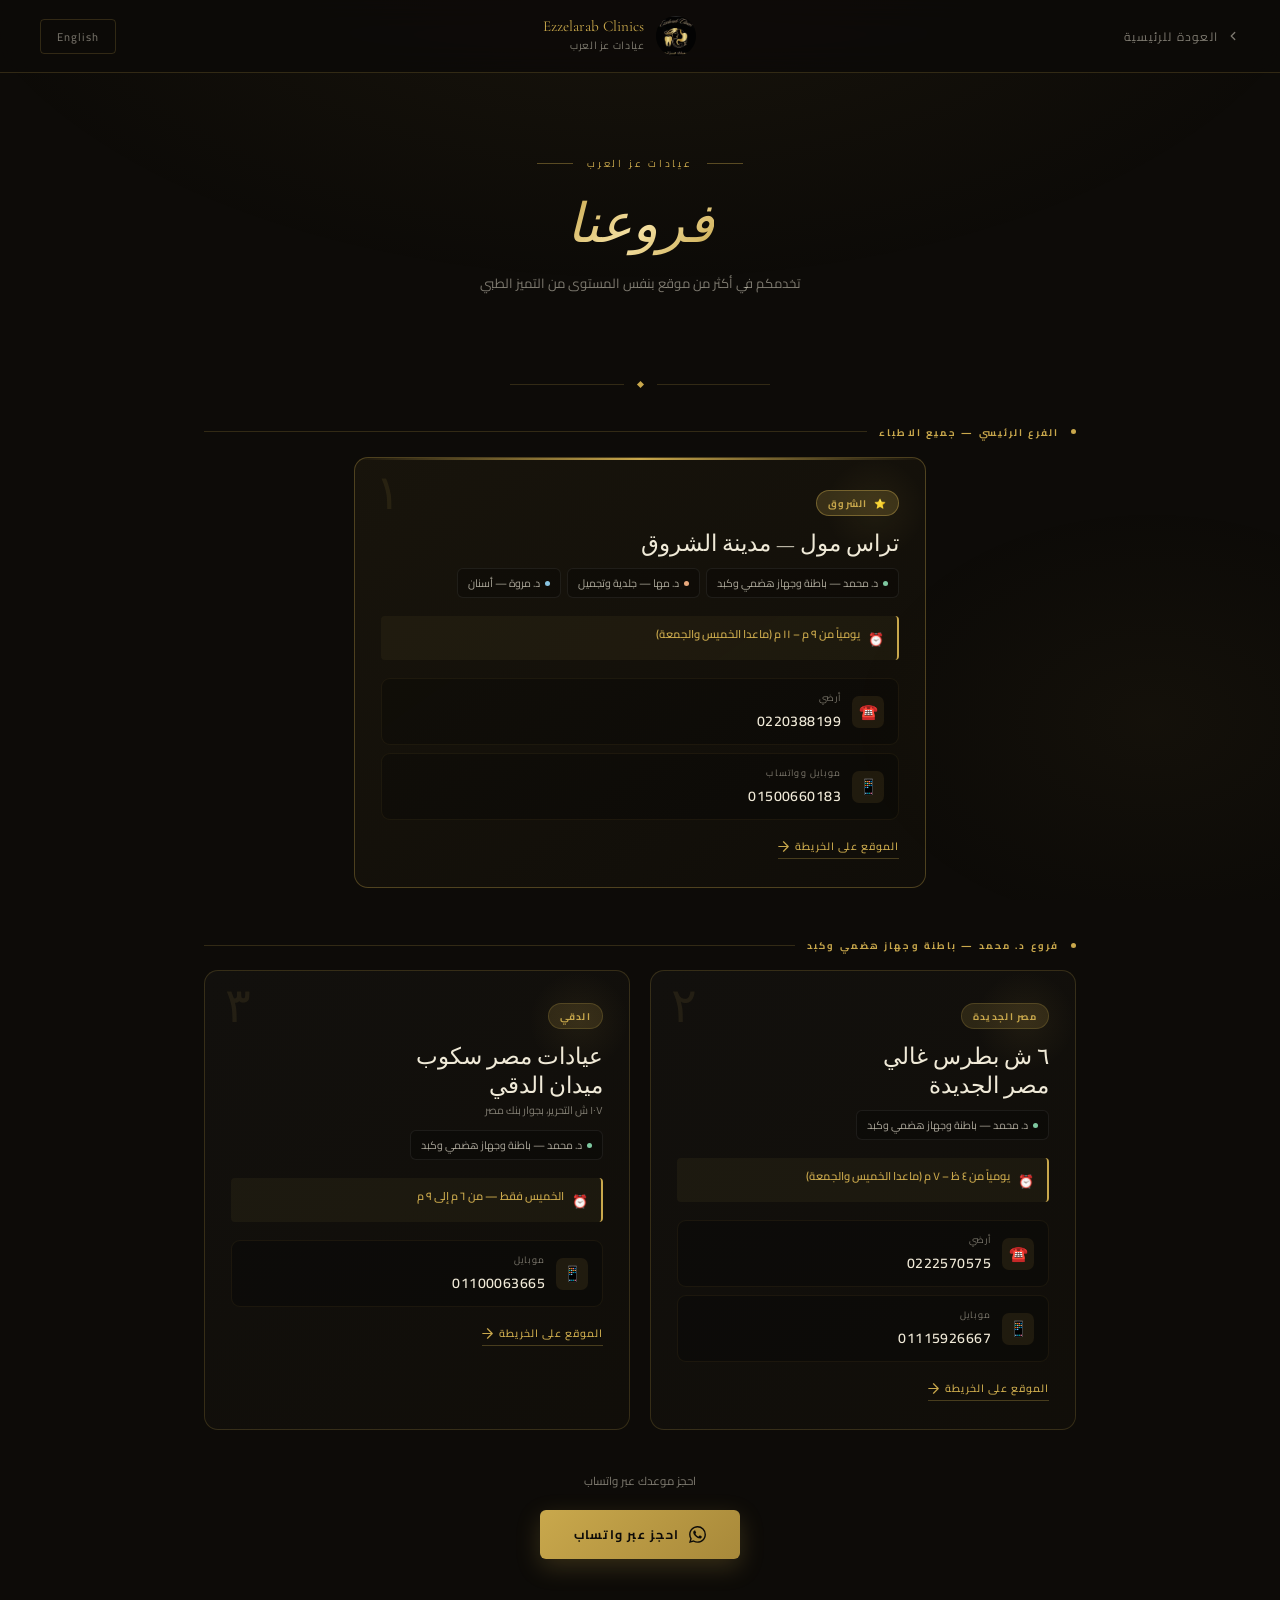
<file: branches.html>
<!DOCTYPE html>
<html lang="ar" dir="rtl">
<head>
  <meta charset="UTF-8" />
  <meta name="viewport" content="width=device-width, initial-scale=1.0" />
  <title>فروع عيادات عز العرب | Ezzelarab Clinics</title>
  <link rel="preconnect" href="https://fonts.googleapis.com" />
  <link rel="preconnect" href="https://fonts.gstatic.com" crossorigin />
  <link href="https://fonts.googleapis.com/css2?family=Cairo:wght@300;400;600;700;900&family=Cormorant+Garamond:ital,wght@0,300;0,400;0,600;1,300;1,400&display=swap" rel="stylesheet" />

  <style>
    :root {
      --gold: #C9A84C;
      --gold-light: #F5E1A4;
      --gold-dim: rgba(201,168,76,0.15);
      --bg: #0d0b08;
      --text: #f0ead8;
      --text-muted: rgba(240,234,216,0.5);
      --border: rgba(201,168,76,0.2);
    }

    *, *::before, *::after { box-sizing: border-box; margin: 0; padding: 0; }
    html { scroll-behavior: smooth; }

    body {
      background: var(--bg);
      color: var(--text);
      font-family: 'Cairo', sans-serif;
      min-height: 100vh;
      overflow-x: hidden;
    }

    body::before {
      content: '';
      position: fixed; inset: 0;
      background:
        radial-gradient(ellipse 80% 60% at 50% -10%, rgba(201,168,76,0.07) 0%, transparent 70%),
        radial-gradient(ellipse 40% 40% at 90% 80%, rgba(201,168,76,0.04) 0%, transparent 60%);
      pointer-events: none; z-index: 0;
    }

    /* ── Nav ── */
    nav {
      position: sticky; top: 0; z-index: 100;
      display: flex; align-items: center; justify-content: space-between;
      padding: 16px 40px;
      background: rgba(13,11,8,0.9);
      backdrop-filter: blur(16px);
      border-bottom: 1px solid var(--border);
    }
    .nav-back {
      display: flex; align-items: center; gap: 8px;
      text-decoration: none; color: var(--text-muted);
      font-size: 0.75rem; letter-spacing: 0.1em;
      transition: color 0.2s;
    }
    .nav-back:hover { color: var(--gold); }
    .nav-logo { display: flex; align-items: center; gap: 12px; text-decoration: none; }
    .nav-logo img { width: 40px; height: 40px; border-radius: 50%; }
    .nav-logo-text span:first-child { display:block; font-family: 'Cormorant Garamond', serif; font-size: 0.95rem; color: var(--gold); }
    .nav-logo-text span:last-child  { display:block; font-size: 0.65rem; color: var(--text-muted); letter-spacing: 0.06em; }
    .lang-btn {
      padding: 6px 16px; border: 1px solid var(--border);
      background: transparent; color: var(--text-muted);
      font-size: 0.7rem; letter-spacing: 0.1em;
      border-radius: 4px; cursor: pointer; font-family: 'Cairo', sans-serif;
      transition: all 0.2s;
    }
    .lang-btn:hover { border-color: var(--gold); color: var(--gold); }

    /* ── Page Hero ── */
    .page-hero {
      position: relative; z-index: 1;
      text-align: center;
      padding: 70px 24px 50px;
    }
    .eyebrow {
      display: inline-flex; align-items: center; gap: 14px;
      font-size: 0.62rem; letter-spacing: 0.28em; color: var(--gold);
      text-transform: uppercase; margin-bottom: 20px;
    }
    .eyebrow-line { width: 36px; height: 1px; background: var(--gold); opacity: 0.4; }
    .page-title {
      font-family: 'Cormorant Garamond', serif;
      font-size: clamp(2rem, 5vw, 3.4rem); font-weight: 300;
      line-height: 1.2; margin-bottom: 14px;
    }
    .page-title em {
      font-style: italic;
      background: linear-gradient(135deg, var(--gold), var(--gold-light), var(--gold));
      -webkit-background-clip: text; background-clip: text; color: transparent;
    }
    .page-subtitle { font-size: 0.82rem; color: var(--text-muted); line-height: 1.8; max-width: 480px; margin: 0 auto; }

    /* ── Divider ── */
    .divider { display:flex; align-items:center; gap:14px; max-width:260px; margin: 36px auto; }
    .divider-line { flex:1; height:1px; background:var(--border); }
    .divider-diamond { width:5px; height:5px; background:var(--gold); transform:rotate(45deg); }

    /* ── Section label ── */
    .section-label {
      position: relative; z-index: 1;
      max-width: 920px; margin: 0 auto 16px;
      padding: 0 24px;
      display: flex; align-items: center; gap: 12px;
    }
    .section-label-line { height: 1px; flex: 1; background: var(--border); }
    .section-label-text {
      font-size: 0.6rem; letter-spacing: 0.22em; color: var(--gold);
      text-transform: uppercase; font-weight: 700; white-space: nowrap;
    }
    .section-label-dot {
      width: 5px; height: 5px; border-radius: 50%;
      background: var(--gold); flex-shrink: 0;
    }

    /* ── Grids ── */
    .branches-grid {
      position: relative; z-index: 1;
      max-width: 920px; margin: 0 auto;
      padding: 0 24px 32px;
      display: grid;
      gap: 20px;
    }
    .grid-single { grid-template-columns: 1fr; max-width: 620px; }
    .grid-double { grid-template-columns: repeat(auto-fit, minmax(260px, 1fr)); }

    /* ── Branch Card ── */
    .branch-card {
      position: relative;
      background: linear-gradient(145deg, rgba(255,255,255,0.025), rgba(201,168,76,0.025));
      border: 1px solid var(--border);
      border-radius: 14px;
      padding: 28px 26px;
      overflow: hidden;
      transition: transform 0.3s, border-color 0.3s, box-shadow 0.3s;
    }
    .branch-card::before {
      content: '';
      position: absolute; top: 0; right: 0;
      width: 100px; height: 100px;
      background: radial-gradient(circle, rgba(201,168,76,0.07) 0%, transparent 70%);
      pointer-events: none;
    }
    .branch-card:hover {
      transform: translateY(-3px);
      border-color: rgba(201,168,76,0.38);
      box-shadow: 0 16px 48px rgba(0,0,0,0.35);
    }
    .branch-card.featured {
      border-color: rgba(201,168,76,0.32);
      background: linear-gradient(145deg, rgba(201,168,76,0.06), rgba(201,168,76,0.02));
    }
    .branch-card.featured::after {
      content: '';
      position: absolute; top: 0; left: 0; right: 0;
      height: 2px;
      background: linear-gradient(90deg, transparent, var(--gold), transparent);
    }

    .branch-num {
      font-family: 'Cormorant Garamond', serif;
      font-size: 3rem; font-weight: 300;
      color: rgba(201,168,76,0.1);
      position: absolute; top: 12px; left: 20px;
      line-height: 1; pointer-events: none;
    }

    .branch-badge {
      display: inline-flex; align-items: center; gap: 6px;
      background: var(--gold-dim);
      border: 1px solid rgba(201,168,76,0.22);
      border-radius: 20px;
      padding: 3px 11px;
      font-size: 0.6rem; letter-spacing: 0.14em;
      color: var(--gold); font-weight: 700; text-transform: uppercase;
      margin-bottom: 14px;
    }
    .branch-badge.featured-badge {
      background: rgba(201,168,76,0.2);
      border-color: rgba(201,168,76,0.42);
    }

    .branch-name {
      font-family: 'Cormorant Garamond', serif;
      font-size: 1.42rem; font-weight: 400;
      color: var(--text); margin-bottom: 4px; line-height: 1.25;
    }

    /* Doctor chips */
    .branch-doctors {
      display: flex; flex-wrap: wrap; gap: 6px;
      margin: 10px 0 18px;
    }
    .doctor-chip {
      display: inline-flex; align-items: center; gap: 5px;
      background: rgba(0,0,0,0.25);
      border: 1px solid rgba(255,255,255,0.07);
      border-radius: 6px; padding: 4px 10px;
      font-size: 0.67rem; color: rgba(240,234,216,0.7);
    }
    .chip-dot { width: 5px; height: 5px; border-radius: 50%; flex-shrink: 0; }
    .dot-internal { background: #7ec8a0; }
    .dot-derm     { background: #e8a87c; }
    .dot-dental   { background: #89c4e1; }

    /* Hours */
    .branch-hours {
      display: flex; align-items: flex-start; gap: 8px;
      background: rgba(201,168,76,0.06);
      border-right: 2px solid var(--gold);
      border-radius: 4px; padding: 9px 13px;
      margin-bottom: 18px;
    }
    .h-icon { font-size: 0.8rem; flex-shrink: 0; margin-top: 2px; }
    .h-text { font-size: 0.7rem; color: var(--gold); line-height: 1.55; font-weight: 600; }

    /* Phones */
    .branch-phones { display: flex; flex-direction: column; gap: 8px; }
    .phone-link {
      display: flex; align-items: center; gap: 11px;
      text-decoration: none;
      padding: 10px 14px;
      background: rgba(0,0,0,0.22);
      border: 1px solid rgba(201,168,76,0.08);
      border-radius: 9px;
      transition: all 0.2s;
    }
    .phone-link:hover {
      background: rgba(201,168,76,0.1);
      border-color: rgba(201,168,76,0.28);
      transform: translateX(-3px);
    }
    .phone-icon {
      width: 32px; height: 32px;
      display: flex; align-items: center; justify-content: center;
      background: rgba(201,168,76,0.1);
      border-radius: 7px; font-size: 0.95rem; flex-shrink: 0;
    }
    .phone-type  { font-size: 0.57rem; letter-spacing: 0.13em; color: var(--text-muted); text-transform: uppercase; margin-bottom: 2px; }
    .phone-number { font-size: 0.88rem; color: var(--text); font-weight: 600; letter-spacing: 0.03em; direction: ltr; }

    .map-link {
      display: inline-flex; align-items: center; gap: 6px;
      margin-top: 16px; text-decoration: none; color: var(--gold);
      font-size: 0.66rem; letter-spacing: 0.1em; font-weight: 600;
      border-bottom: 1px solid rgba(201,168,76,0.3); padding-bottom: 2px;
      transition: all 0.2s;
    }
    .map-link:hover { border-color: var(--gold); gap: 10px; }

    /* CTA */
    .page-cta { position:relative;z-index:1; text-align:center; padding: 8px 24px 80px; }
    .cta-note { font-size:0.72rem; color:var(--text-muted); margin-bottom:18px; }
    .cta-btn {
      display: inline-flex; align-items: center; gap: 10px;
      background: linear-gradient(135deg, #C9A84C, #a8893a);
      color: #0d0b08; padding: 13px 34px; border-radius: 6px;
      text-decoration: none; font-size: 0.78rem; font-weight: 700;
      letter-spacing: 0.1em; text-transform: uppercase;
      transition: all 0.3s; box-shadow: 0 8px 24px rgba(201,168,76,0.22);
    }
    .cta-btn:hover { transform: translateY(-2px); box-shadow: 0 12px 36px rgba(201,168,76,0.38); }

    /* Animations */
    @keyframes fadeUp {
      from { opacity:0; transform:translateY(24px); }
      to   { opacity:1; transform:translateY(0); }
    }
    .fade-up { animation: fadeUp 0.6s ease both; }
    .d1{animation-delay:0.05s} .d2{animation-delay:0.15s}
    .d3{animation-delay:0.25s} .d4{animation-delay:0.35s}
    .d5{animation-delay:0.45s}

    /* LTR */
    [dir="ltr"] .branch-hours { border-right:none; border-left:2px solid var(--gold); }
    [dir="ltr"] .phone-link:hover { transform:translateX(3px); }
    [dir="ltr"] .branch-num { left:auto; right:20px; }

    @media (max-width:600px) {
      nav { padding:14px 18px; }
      .page-hero { padding:56px 18px 38px; }
      .branches-grid { padding:0 14px 24px; }
      .branch-card { padding:22px 18px; }
    }
  </style>
</head>
<body>

<!-- NAV -->
<nav>
  <a href="index.html" class="nav-back" id="back-link">
    <svg width="14" height="14" viewBox="0 0 16 16" fill="none">
      <path d="M10 12L6 8l4-4" stroke="currentColor" stroke-width="1.5" stroke-linecap="round" stroke-linejoin="round"/>
    </svg>
    <span id="back-text">العودة للرئيسية</span>
  </a>
  <a href="index.html" class="nav-logo">
    <img src="images/logo.webp" alt="Logo" />
    <div class="nav-logo-text">
      <span>Ezzelarab Clinics</span>
      <span>عيادات عز العرب</span>
    </div>
  </a>
  <button class="lang-btn" id="lang-toggle-btn">English</button>
</nav>

<!-- HERO -->
<div class="page-hero fade-up">
  <div class="eyebrow">
    <div class="eyebrow-line"></div>
    <span id="eyebrow-text">عيادات عز العرب</span>
    <div class="eyebrow-line"></div>
  </div>
  <h1 class="page-title"><em id="title-main">فروعنا</em></h1>
  <p class="page-subtitle" id="hero-sub">تخدمكم في أكثر من موقع بنفس المستوى من التميز الطبي</p>
</div>

<div class="divider fade-up d1">
  <div class="divider-line"></div>
  <div class="divider-diamond"></div>
  <div class="divider-line"></div>
</div>

<!-- ══ الفرع الرئيسي: تراس مول ══ -->
<div class="section-label fade-up d2">
  <div class="section-label-dot"></div>
  <span class="section-label-text" id="lbl-main-branch">الفرع الرئيسي — جميع الاطباء</span>
  <div class="section-label-line"></div>
</div>

<div class="branches-grid grid-single fade-up d2">
  <div class="branch-card featured">
    <div class="branch-num">١</div>
    <div class="branch-badge featured-badge">⭐ <span id="b1-badge">الشروق</span></div>
    <div class="branch-name" id="b1-name">تراس مول — مدينة الشروق</div>
    <div class="branch-doctors">
      <div class="doctor-chip"><span class="chip-dot dot-internal"></span><span id="b1-d1">د. محمد — باطنة وجهاز هضمي وكبد</span></div>
      <div class="doctor-chip"><span class="chip-dot dot-derm"></span><span id="b1-d2">د. مها — جلدية وتجميل</span></div>
      <div class="doctor-chip"><span class="chip-dot dot-dental"></span><span id="b1-d3">د. مروة — أسنان</span></div>
    </div>
    <div class="branch-hours">
      <span class="h-icon">⏰</span>
      <span class="h-text" id="b1-hours">يومياً من ٩ م – ١١ م (ماعدا الخميس والجمعة)</span>
    </div>
    <div class="branch-phones">
      <a href="tel:+20220388199" class="phone-link">
        <div class="phone-icon">☎️</div>
        <div><div class="phone-type" id="b1-lbl-land">أرضي</div><div class="phone-number">0220388199</div></div>
      </a>
      <a href="tel:+201500660183" class="phone-link">
        <div class="phone-icon">📱</div>
        <div><div class="phone-type" id="b1-lbl-mob1">موبايل وواتساب</div><div class="phone-number">01500660183</div></div>
      </a>
  
    </div>
    <a href="https://g.co/kgs/gFTfPJr" target="_blank" class="map-link">
      <span id="b1-map">الموقع على الخريطة</span>
      <svg width="11" height="11" viewBox="0 0 14 14" fill="none"><path d="M1 7h12M7 1l6 6-6 6" stroke="#C9A84C" stroke-width="1.5" stroke-linecap="round" stroke-linejoin="round"/></svg>
    </a>
  </div>
</div>

<!-- ══ فروع د. محمد ══ -->
<div class="section-label fade-up d3" style="margin-top:16px;">
  <div class="section-label-dot"></div>
  <span class="section-label-text" id="lbl-dr-branches">فروع د. محمد — باطنة وجهاز هضمي وكبد</span>
  <div class="section-label-line"></div>
</div>

<div class="branches-grid grid-double fade-up d4">

  <!-- مصر الجديدة -->
  <div class="branch-card">
    <div class="branch-num">٢</div>
    <div class="branch-badge"><span id="b2-badge">مصر الجديدة</span></div>
    <div class="branch-name" id="b2-name">٦ ش بطرس غالي<br/>مصر الجديدة</div>
    <div class="branch-doctors">
      <div class="doctor-chip"><span class="chip-dot dot-internal"></span><span id="b2-d1">د. محمد — باطنة وجهاز هضمي وكبد</span></div>
    </div>
    <div class="branch-hours">
      <span class="h-icon">⏰</span>
      <span class="h-text" id="b2-hours">يومياً من ٤ ظ – ٧ م (ماعدا الخميس والجمعة)</span>
    </div>
    <div class="branch-phones">
      <a href="tel:+20222570575" class="phone-link">
        <div class="phone-icon">☎️</div>
        <div><div class="phone-type" id="b2-lbl-land">أرضي</div><div class="phone-number">0222570575</div></div>
      </a>
      <a href="tel:+201500660183" class="phone-link">
        <div class="phone-icon">📱</div>
        <div><div class="phone-type" id="b2-lbl-mob">موبايل</div><div class="phone-number">01115926667</div></div>
      </a>
    </div>
    <a href="https://maps.app.goo.gl/TA6RfwDDK1JZx7Nz7" target="_blank" class="map-link">
      <span id="b2-map">الموقع على الخريطة</span>
      <svg width="11" height="11" viewBox="0 0 14 14" fill="none"><path d="M1 7h12M7 1l6 6-6 6" stroke="#C9A84C" stroke-width="1.5" stroke-linecap="round" stroke-linejoin="round"/></svg>
    </a>
  </div>

  <!-- الدقي -->
  <div class="branch-card">
    <div class="branch-num">٣</div>
    <div class="branch-badge"><span id="b3-badge">الدقي</span></div>
    <div class="branch-name" id="b3-name">عيادات مصر سكوب<br/>ميدان الدقي</div>
    <div style="font-size:0.67rem;color:var(--text-muted);margin:-4px 0 10px;" id="b3-sub">١٠٧ ش التحرير، بجوار بنك مصر</div>
    <div class="branch-doctors">
      <div class="doctor-chip"><span class="chip-dot dot-internal"></span><span id="b3-d1">د. محمد — باطنة وجهاز هضمي وكبد</span></div>
    </div>
    <div class="branch-hours">
      <span class="h-icon">⏰</span>
      <span class="h-text" id="b3-hours">الخميس فقط — من ٦ م إلى ٩ م</span>
    </div>
    <div class="branch-phones">
      
      <a href="tel:+201500660183" class="phone-link">
        <div class="phone-icon">📱</div>
        <div><div class="phone-type" id="b3-lbl-mob2">موبايل</div><div class="phone-number">01100063665</div></div>
      </a>
    </div>
    <a href="https://maps.app.goo.gl/nNznoydx43pWPsJL7" target="_blank" class="map-link">
      <span id="b3-map">الموقع على الخريطة</span>
      <svg width="11" height="11" viewBox="0 0 14 14" fill="none"><path d="M1 7h12M7 1l6 6-6 6" stroke="#C9A84C" stroke-width="1.5" stroke-linecap="round" stroke-linejoin="round"/></svg>
    </a>
  </div>

</div>

<!-- CTA -->
<div class="page-cta fade-up d5">
  <p class="cta-note" id="cta-note">احجز موعدك عبر واتساب</p>
  <a href="https://wa.me/201500660183?text=مرحباً،%20أريد%20حجز%20موعد" target="_blank" class="cta-btn">
    <svg width="17" height="17" viewBox="0 0 24 24" fill="currentColor"><path d="M17.472 14.382c-.297-.149-1.758-.867-2.03-.967-.273-.099-.471-.148-.67.15-.197.297-.767.966-.94 1.164-.173.199-.347.223-.644.075-.297-.15-1.255-.463-2.39-1.475-.883-.788-1.48-1.761-1.653-2.059-.173-.297-.018-.458.13-.606.134-.133.298-.347.446-.52.149-.174.198-.298.298-.497.099-.198.05-.371-.025-.52-.075-.149-.669-1.612-.916-2.207-.242-.579-.487-.5-.669-.51-.173-.008-.371-.01-.57-.01-.198 0-.52.074-.792.372-.272.297-1.04 1.016-1.04 2.479 0 1.462 1.065 2.875 1.213 3.074.149.198 2.096 3.2 5.077 4.487.709.306 1.262.489 1.694.625.712.227 1.36.195 1.871.118.571-.085 1.758-.719 2.006-1.413.248-.694.248-1.289.173-1.413-.074-.124-.272-.198-.57-.347m-5.421 7.403h-.004a9.87 9.87 0 0 1-5.031-1.378l-.361-.214-3.741.982.998-3.648-.235-.374a9.86 9.86 0 0 1-1.51-5.26c.001-5.45 4.436-9.884 9.888-9.884 2.64 0 5.122 1.03 6.988 2.898a9.825 9.825 0 0 1 2.893 6.994c-.003 5.45-4.437 9.884-9.885 9.884m8.413-18.297A11.815 11.815 0 0 0 12.05 0C5.495 0 .16 5.335.157 11.892c0 2.096.547 4.142 1.588 5.945L.057 24l6.305-1.654a11.882 11.882 0 0 0 5.683 1.448h.005c6.554 0 11.89-5.335 11.893-11.893a11.821 11.821 0 0 0-3.48-8.413z"/></svg>
    <span id="cta-btn-text">احجز عبر واتساب</span>
  </a>
</div>
<script>
const T = {
  ar: {
    dir:'rtl', lang:'ar', langBtn:'English',
    backText:'العودة للرئيسية',
    eyebrow:'عيادات عز العرب',
    titleMain:'فروعنا',
    heroSub:'تخدمكم في أكثر من موقع بنفس المستوى من التميز الطبي',
    lblMainBranch:'الفرع الرئيسي — جميع الاطباء',
    lblDrBranches:'فروع د. محمد — باطنة وجهاز هضمي وكبد',
    b1Badge:'الشروق', b1Name:'تراس مول — مدينة الشروق',
    b1D1:'د. محمد — باطنة وجهاز هضمي وكبد',
    b1D2:'د. مها — جلدية وتجميل',
    b1D3:'د. مروة — أسنان',
    b1Hours:'يومياً من ٩ م – ١١ م (ماعدا الخميس والجمعة)',
    b1LblLand:'أرضي', b1LblMob:'موبايل وواتساب', b1Map:'الموقع على الخريطة',
    b2Badge:'مصر الجديدة', b2Name:'٦ ش بطرس غالي<br/>مصر الجديدة',
    b2D1:'د. محمد — باطنة وجهاز هضمي وكبد',
    b2Hours:'يومياً من ٤ ظ – ٧ م (ماعدا الخميس والجمعة)',
    b2LblLand:'أرضي', b2LblMob:'موبايل', b2Map:'الموقع على الخريطة',
    b3Badge:'الدقي', b3Name:'عيادات مصر سكوب<br/>ميدان الدقي',
    b3Sub:'١٠٧ ش التحرير، بجوار بنك مصر',
    b3D1:'د. محمد — باطنة وجهاز هضمي وكبد',
    b3Hours:'الخميس فقط — من ٦ م إلى ٩ م',
    b3LblMob:'موبايل', b3Map:'الموقع على الخريطة',
    ctaNote:'احجز موعدك عبر واتساب', ctaBtn:'احجز عبر واتساب',
  },
  en: {
    dir:'ltr', lang:'en', langBtn:'عربي',
    backText:'Back to Home',
    eyebrow:'Ezzelarab Clinics',
    titleMain:'Our Branches',
    heroSub:'Serving you across multiple locations with the same standard of excellence',
    lblMainBranch:'Main Branch — All Three Doctors',
    lblDrBranches:"Dr. Mohamed's Branches — Internal Medicine & Gastroenterology",
    b1Badge:'El Shorouk', b1Name:'Terrace Mall — El Shorouk City',
    b1D1:'Dr. Mohamed — Internal Medicine & Hepatology',
    b1D2:'Dr. Maha — Dermatology & Aesthetics',
    b1D3:'Dr. Marwa — Dental Medicine',
    b1Hours:'Daily: 9 PM – 11 PM (except Thu & Fri)',
    b1LblLand:'Landline', b1LblMob:'Mobile & WhatsApp', b1Map:'View on Map',
    b2Badge:'Heliopolis', b2Name:'6 Botros Ghali St.<br/>Heliopolis',
    b2D1:'Dr. Mohamed — Internal Medicine & Hepatology',
    b2Hours:'Daily: 4 PM – 7 PM (except Thu & Fri)',
    b2LblLand:'Landline', b2LblMob:'Mobile', b2Map:'View on Map',
    b3Badge:'Dokki', b3Name:'Masr Scope Clinics<br/>Dokki Square',
    b3Sub:'107 El Tahrir St., next to Banque Misr',
    b3D1:'Dr. Mohamed — Internal Medicine & Hepatology',
    b3Hours:'Thursdays only — 6 PM to 9 PM',
    b3LblMob:'Mobile', b3Map:'View on Map',
    ctaNote:'Book your appointment via WhatsApp', ctaBtn:'Book via WhatsApp',
  }
};

let lang = localStorage.getItem('ezzelarab_lang') || 'ar';

function applyLang(l) {
  lang = l;
  localStorage.setItem('ezzelarab_lang', l);
  const c = T[l];
  document.documentElement.setAttribute('dir', c.dir);
  document.documentElement.setAttribute('lang', c.lang);
  document.getElementById('lang-toggle-btn').textContent = c.langBtn;
  document.getElementById('back-text').textContent = c.backText;
  document.getElementById('eyebrow-text').textContent = c.eyebrow;
  document.getElementById('title-main').textContent = c.titleMain;
  document.getElementById('hero-sub').textContent = c.heroSub;
  document.getElementById('lbl-main-branch').textContent = c.lblMainBranch;
  document.getElementById('lbl-dr-branches').textContent = c.lblDrBranches;
  document.getElementById('b1-badge').textContent = c.b1Badge;
  document.getElementById('b1-name').textContent = c.b1Name;
  document.getElementById('b1-d1').textContent = c.b1D1;
  document.getElementById('b1-d2').textContent = c.b1D2;
  document.getElementById('b1-d3').textContent = c.b1D3;
  document.getElementById('b1-hours').textContent = c.b1Hours;
  document.getElementById('b1-lbl-land').textContent = c.b1LblLand;
  document.getElementById('b1-lbl-mob1').textContent = c.b1LblMob;
  document.getElementById('b1-lbl-mob2').textContent = c.b1LblMob;
  document.getElementById('b1-map').textContent = c.b1Map;
  document.getElementById('b2-badge').textContent = c.b2Badge;
  document.getElementById('b2-name').innerHTML = c.b2Name;
  document.getElementById('b2-d1').textContent = c.b2D1;
  document.getElementById('b2-hours').textContent = c.b2Hours;
  document.getElementById('b2-lbl-land').textContent = c.b2LblLand;
  document.getElementById('b2-lbl-mob').textContent = c.b2LblMob;
  document.getElementById('b2-map').textContent = c.b2Map;
  document.getElementById('b3-badge').textContent = c.b3Badge;
  document.getElementById('b3-name').innerHTML = c.b3Name;
  document.getElementById('b3-sub').textContent = c.b3Sub;
  document.getElementById('b3-d1').textContent = c.b3D1;
  document.getElementById('b3-hours').textContent = c.b3Hours;
  document.getElementById('b3-lbl-mob1').textContent = c.b3LblMob;
  document.getElementById('b3-lbl-mob2').textContent = c.b3LblMob;
  document.getElementById('b3-map').textContent = c.b3Map;
  document.getElementById('cta-note').textContent = c.ctaNote;
  document.getElementById('cta-btn-text').textContent = c.ctaBtn;
}

document.getElementById('lang-toggle-btn').addEventListener('click', () => {
  applyLang(lang === 'ar' ? 'en' : 'ar');
});

applyLang(lang);
</script>
</body>
</html>
</file>
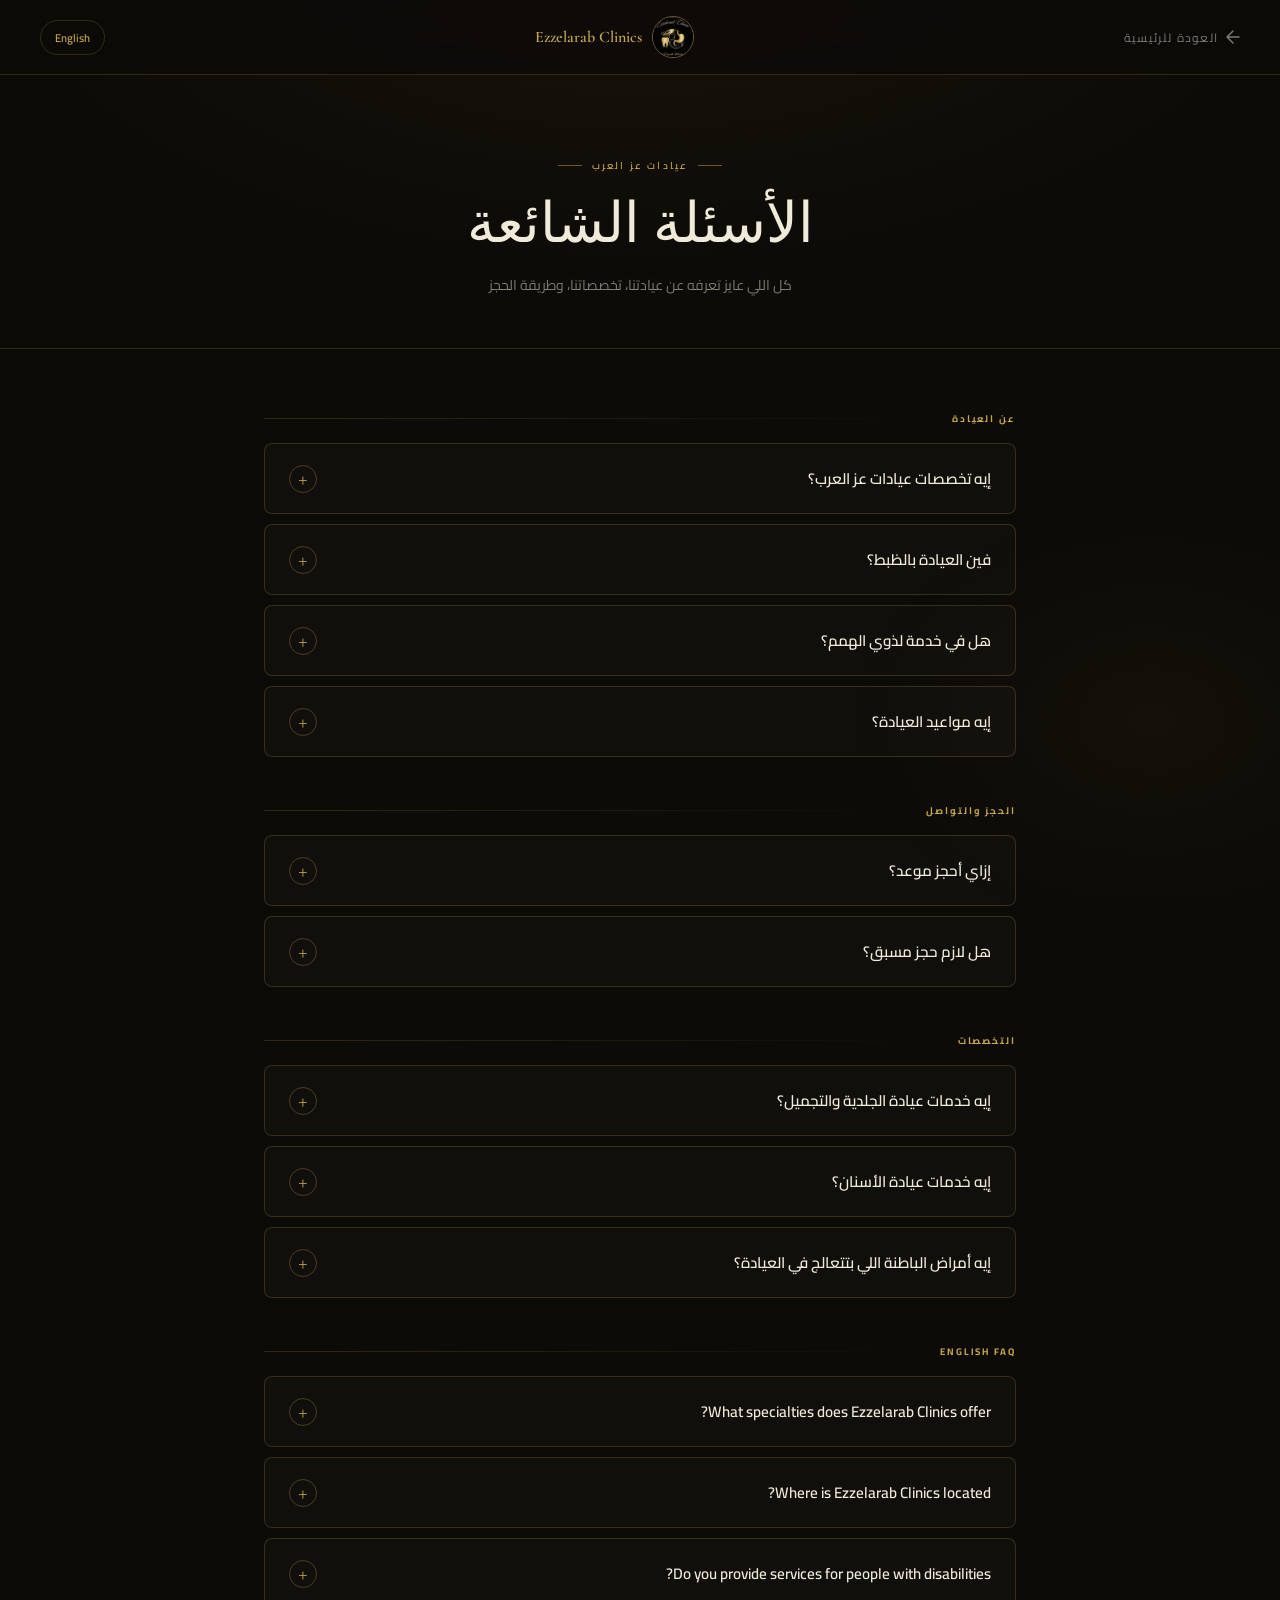
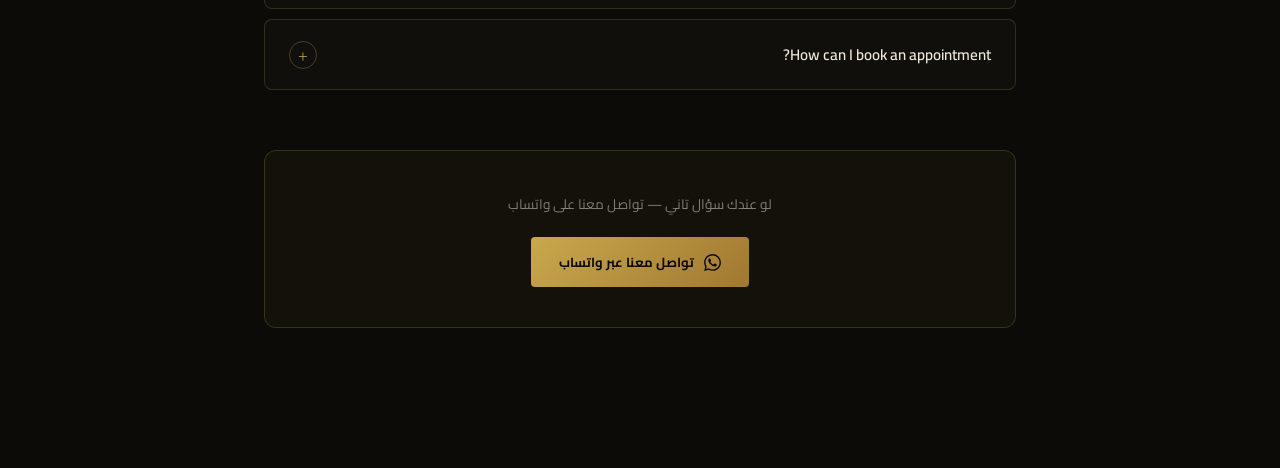
<file: faq.html>
<!DOCTYPE html>
<html lang="ar" dir="rtl">
<head>
  <meta charset="UTF-8" />
  <meta name="viewport" content="width=device-width, initial-scale=1.0" />
  <meta name="description" content="أسئلة شائعة عن عيادات عز العرب في الشروق — جلدية وأسنان وباطنة. كل اللي عايز تعرفه عن التخصصات والمواعيد والحجز وخدمة ذوي الهمم." />
  <meta name="keywords" content="أسئلة عيادة الشروق, عيادات عز العرب FAQ, حجز موعد عيادة الشروق, خدمة ذوي الهمم الشروق, تخصصات عيادة عز العرب, Ezzelarab Clinics FAQ, dermatology dentist shorouk questions" />
  <meta name="robots" content="index, follow" />
  <title>أسئلة شائعة | عيادات عز العرب | الشروق</title>

  <script type="application/ld+json">
  {
    "@context": "https://schema.org",
    "@type": "FAQPage",
    "mainEntity": [
      {
        "@type": "Question",
        "name": "إيه تخصصات عيادات عز العرب؟",
        "acceptedAnswer": { "@type": "Answer", "text": "عيادات عز العرب في الشروق بتضم ثلاث تخصصات: طب الباطنة والجهاز الهضمي مع د. محمد علي عز العرب، الجلدية والتجميل مع د. مها عز العرب، وطب وجراحة الأسنان مع د. مروة عز العرب." }
      },
      {
        "@type": "Question",
        "name": "فين العيادة بالظبط؟",
        "acceptedAnswer": { "@type": "Answer", "text": "العيادة موجودة في تيراس مول، مدينة الشروق، القاهرة. يمكنك الوصول إليها بسهولة من الشروق والقاهرة الجديدة وما حواليها." }
      },
      {
        "@type": "Question",
        "name": "هل في خدمة لذوي الهمم؟",
        "acceptedAnswer": { "@type": "Answer", "text": "أيوه، عيادات عز العرب بتوفر خدمة خاصة لذوي الهمم في جميع التخصصات — جلدية وأسنان وباطنة." }
      },
      {
        "@type": "Question",
        "name": "إزاي أحجز موعد؟",
        "acceptedAnswer": { "@type": "Answer", "text": "تقدر تحجز موعدك عن طريق نموذج الحجز في الموقع، أو على رقم 01500660183 أو عبر WhatsApp على نفس الرقم، أو على الأرضي 0220388199." }
      },
      {
        "@type": "Question",
        "name": "What specialties does Ezzelarab Clinics offer?",
        "acceptedAnswer": { "@type": "Answer", "text": "Ezzelarab Clinics in El Shorouk offers Internal Medicine, Dermatology and Aesthetics, and Dental Surgery. Services are available for people with disabilities." }
      },
      {
        "@type": "Question",
        "name": "Where is Ezzelarab Clinics located?",
        "acceptedAnswer": { "@type": "Answer", "text": "Ezzelarab Clinics is located in Terrace Mall, El Shorouk City, Cairo, Egypt." }
      }
    ]
  }
  </script>

  <link rel="preconnect" href="https://fonts.googleapis.com" />
  <link rel="preconnect" href="https://fonts.gstatic.com" crossorigin />
  <link href="https://fonts.googleapis.com/css2?family=Cairo:wght@300;400;600;700;900&family=Cormorant+Garamond:ital,wght@0,300;0,400;0,600;1,300&display=swap" rel="stylesheet" />

  <style>
    :root {
      --gold: #C9A84C;
      --gold-light: #F5E1A4;
      --gold-dim: rgba(201,168,76,0.15);
      --bg: #0d0b08;
      --text: #f0ead8;
      --text-muted: rgba(240,234,216,0.5);
      --border: rgba(201,168,76,0.2);
    }

    *, *::before, *::after { box-sizing: border-box; margin: 0; padding: 0; }
    html { scroll-behavior: smooth; }
    body {
      background: var(--bg);
      color: var(--text);
      font-family: 'Cairo', sans-serif;
      min-height: 100vh;
      overflow-x: hidden;
    }
    body::before {
      content: '';
      position: fixed; inset: 0;
      background:
        radial-gradient(ellipse 80% 60% at 50% -10%, rgba(201,168,76,0.07) 0%, transparent 70%),
        radial-gradient(ellipse 40% 40% at 90% 80%, rgba(201,168,76,0.04) 0%, transparent 60%);
      pointer-events: none; z-index: 0;
    }

    nav {
      position: sticky; top: 0; z-index: 100;
      display: flex; align-items: center; justify-content: space-between;
      padding: 16px 40px;
      background: rgba(13,11,8,0.9);
      backdrop-filter: blur(16px);
      border-bottom: 1px solid var(--border);
    }
    .nav-back {
      display: flex; align-items: center; gap: 8px;
      text-decoration: none; color: var(--text-muted);
      font-size: 0.75rem; letter-spacing: 0.1em;
      transition: color 0.2s;
    }
    .nav-back:hover { color: var(--gold); }
    .nav-logo {
      display: flex; align-items: center; gap: 10px;
      text-decoration: none;
    }
    .nav-logo img {
      width: 42px; height: 42px; border-radius: 50%;
      border: 1.5px solid rgba(201,168,76,0.5); object-fit: cover;
    }
    .nav-logo span {
      font-family: 'Cormorant Garamond', serif;
      font-size: 1rem; font-weight: 600; color: var(--gold);
    }
    .lang-btn {
      background: none; border: 1px solid var(--border);
      color: var(--gold); padding: 6px 14px; border-radius: 20px;
      font-size: 0.7rem; font-family: 'Cairo', sans-serif;
      font-weight: 600; cursor: pointer; transition: all 0.2s;
    }
    .lang-btn:hover { background: var(--gold); color: #0d0b08; }

    /* Hero */
    .hero {
      position: relative; z-index: 1;
      padding: 70px 40px 50px;
      text-align: center;
      border-bottom: 1px solid var(--border);
    }
    .eyebrow {
      display: inline-flex; align-items: center; gap: 10px;
      font-size: 0.62rem; letter-spacing: 0.22em; text-transform: uppercase;
      color: var(--gold); font-weight: 600; margin-bottom: 16px;
    }
    .eyebrow::before, .eyebrow::after {
      content: ''; width: 24px; height: 1px;
      background: var(--gold); opacity: 0.5;
    }
    .hero h1 {
      font-family: 'Cormorant Garamond', serif;
      font-size: clamp(2rem, 5vw, 3.5rem);
      font-weight: 300; color: var(--text); line-height: 1.2;
      margin-bottom: 14px;
    }
    .hero-sub {
      font-size: 0.88rem; color: var(--text-muted); max-width: 500px; margin: 0 auto;
    }

    /* FAQ */
    .faq-wrap {
      position: relative; z-index: 1;
      max-width: 800px; margin: 60px auto;
      padding: 0 24px 80px;
    }
    .faq-category {
      font-size: 0.6rem; letter-spacing: 0.2em; text-transform: uppercase;
      color: var(--gold); font-weight: 700; margin: 44px 0 16px;
      display: flex; align-items: center; gap: 12px;
    }
    .faq-category::after {
      content: ''; flex: 1; height: 1px;
      background: linear-gradient(to right, var(--border), transparent);
    }
    [dir="ltr"] .faq-category::after {
      background: linear-gradient(to left, var(--border), transparent);
    }

    .faq-item {
      border: 1px solid var(--border);
      border-radius: 8px; margin-bottom: 10px;
      overflow: hidden;
      transition: border-color 0.3s, box-shadow 0.3s;
      background: rgba(255,255,255,0.02);
    }
    .faq-item.open {
      border-color: rgba(201,168,76,0.5);
      box-shadow: 0 4px 24px rgba(201,168,76,0.08);
    }
    .faq-q {
      width: 100%; background: none; border: none;
      padding: 20px 24px;
      display: flex; align-items: center; justify-content: space-between; gap: 16px;
      cursor: pointer; text-align: right;
      font-family: 'Cairo', sans-serif;
      font-size: 0.95rem; font-weight: 600; color: var(--text);
      transition: background 0.2s;
    }
    [dir="ltr"] .faq-q { text-align: left; }
    .faq-q:hover { background: rgba(201,168,76,0.04); }
    .faq-icon {
      width: 28px; height: 28px; flex-shrink: 0;
      border: 1px solid rgba(201,168,76,0.3); border-radius: 50%;
      display: flex; align-items: center; justify-content: center;
      color: var(--gold); font-size: 1.1rem; font-weight: 300;
      transition: transform 0.35s, background 0.2s;
    }
    .faq-item.open .faq-icon {
      transform: rotate(45deg);
      background: rgba(201,168,76,0.15);
    }
    .faq-a {
      max-height: 0; overflow: hidden;
      transition: max-height 0.4s ease, padding 0.3s;
      font-size: 0.88rem; color: var(--text-muted);
      line-height: 1.9; padding: 0 24px;
      border-top: 0px solid var(--border);
    }
    .faq-item.open .faq-a {
      max-height: 400px;
      padding: 18px 24px 22px;
      border-top: 1px solid var(--border);
    }

    /* CTA */
    .faq-cta {
      text-align: center; margin-top: 60px;
      padding: 40px 24px;
      border: 1px solid var(--border);
      border-radius: 12px;
      background: rgba(201,168,76,0.04);
    }
    .faq-cta p { font-size: 0.85rem; color: var(--text-muted); margin-bottom: 20px; }
    .cta-btn {
      display: inline-flex; align-items: center; gap: 10px;
      background: linear-gradient(135deg, var(--gold), #A07830);
      color: #0d0b08; padding: 13px 28px; border-radius: 4px;
      text-decoration: none; font-weight: 700; font-size: 0.82rem;
      transition: all 0.25s;
    }
    .cta-btn:hover { transform: translateY(-2px); box-shadow: 0 8px 24px rgba(201,168,76,0.35); }

    @media (max-width: 600px) {
      nav { padding: 14px 20px; }
      .hero { padding: 50px 20px 36px; }
      .faq-q { font-size: 0.88rem; padding: 16px 18px; }
      .faq-a { font-size: 0.84rem; }
      .faq-item.open .faq-a { padding: 14px 18px 18px; }
    }
  </style>
</head>
<body>

<nav>
  <a href="index.html" class="nav-back">
    <svg width="14" height="14" viewBox="0 0 14 14" fill="none"><path d="M13 7H1M7 13 1 7l6-6" stroke="currentColor" stroke-width="1.5" stroke-linecap="round" stroke-linejoin="round"/></svg>
    <span id="back-text">العودة للرئيسية</span>
  </a>
  <a href="index.html" class="nav-logo">
    <img src="images/logo.webp" alt="Ezzelarab Clinics" />
    <span>Ezzelarab Clinics</span>
  </a>
  <button class="lang-btn" id="lang-toggle-btn">English</button>
</nav>

<div class="hero">
  <div class="eyebrow" id="eyebrow-text">عيادات عز العرب</div>
  <h1 id="title-main">الأسئلة الشائعة</h1>
  <p class="hero-sub" id="hero-sub">كل اللي عايز تعرفه عن عيادتنا، تخصصاتنا، وطريقة الحجز</p>
</div>

<div class="faq-wrap">

  <!-- Category 1 -->
  <div class="faq-category" id="cat1">عن العيادة</div>

  <div class="faq-item">
    <button class="faq-q" onclick="toggleFaq(this)">
      <span id="q1">إيه تخصصات عيادات عز العرب؟</span>
      <span class="faq-icon">+</span>
    </button>
    <div class="faq-a" id="a1">عيادات عز العرب في الشروق بتضم ثلاث تخصصات: طب الباطنة والجهاز الهضمي مع د. محمد علي عز العرب، الجلدية والتجميل مع د. مها عز العرب، وطب وجراحة الأسنان مع د. مروة عز العرب.</div>
  </div>

  <div class="faq-item">
    <button class="faq-q" onclick="toggleFaq(this)">
      <span id="q2">فين العيادة بالظبط؟</span>
      <span class="faq-icon">+</span>
    </button>
    <div class="faq-a" id="a2">العيادة موجودة في تيراس مول، مدينة الشروق، القاهرة. يمكنك الوصول إليها بسهولة من الشروق والقاهرة الجديدة وما حواليها.</div>
  </div>

  <div class="faq-item">
    <button class="faq-q" onclick="toggleFaq(this)">
      <span id="q3">هل في خدمة لذوي الهمم؟</span>
      <span class="faq-icon">+</span>
    </button>
    <div class="faq-a" id="a3">أيوه، عيادات عز العرب بتوفر خدمة خاصة لذوي الهمم في جميع التخصصات — جلدية وأسنان وباطنة. العيادة مجهزة لاستقبال جميع المرضى بكل راحة وكرامة.</div>
  </div>

  <div class="faq-item">
    <button class="faq-q" onclick="toggleFaq(this)">
      <span id="q4">إيه مواعيد العيادة؟</span>
      <span class="faq-icon">+</span>
    </button>
    <div class="faq-a" id="a4">الفرع الرئيسي في تيراس مول الشروق بيفتح يومياً من ٩ م لـ ١١ م ماعدا الخميس والجمعة. للمواعيد الدقيقة لكل دكتور تواصل معنا على واتساب 01500660183.</div>
  </div>

  <!-- Category 2 -->
  <div class="faq-category" id="cat2">الحجز والتواصل</div>

  <div class="faq-item">
    <button class="faq-q" onclick="toggleFaq(this)">
      <span id="q5">إزاي أحجز موعد؟</span>
      <span class="faq-icon">+</span>
    </button>
    <div class="faq-a" id="a5">تقدر تحجز موعدك بأكتر من طريقة: نموذج الحجز في الموقع، أو على رقم 01500660183 أو عبر WhatsApp على نفس الرقم، أو على الأرضي 0220388199.</div>
  </div>

  <div class="faq-item">
    <button class="faq-q" onclick="toggleFaq(this)">
      <span id="q6">هل لازم حجز مسبق؟</span>
      <span class="faq-icon">+</span>
    </button>
    <div class="faq-a" id="a6">الحجز المسبق بيضمن لك وقت محدد وبيقلل وقت الانتظار. ننصح بالحجز مسبقاً خصوصاً في أوقات الذروة، لكن ممكن تيجي من غير حجز حسب التوفر.</div>
  </div>

  <!-- Category 3 -->
  <div class="faq-category" id="cat3">التخصصات</div>

  <div class="faq-item">
    <button class="faq-q" onclick="toggleFaq(this)">
      <span id="q7">إيه خدمات عيادة الجلدية والتجميل؟</span>
      <span class="faq-icon">+</span>
    </button>
    <div class="faq-a" id="a7">عيادة د. مها عز العرب بتقدم: علاج حب الشباب والبشرة، ليزر إزالة الشعر، تبييض البشرة، بوتوكس وفيلر، علاج التصبغات، والعناية الشاملة بالجلد والتجميل.</div>
  </div>

  <div class="faq-item">
    <button class="faq-q" onclick="toggleFaq(this)">
      <span id="q8">إيه خدمات عيادة الأسنان؟</span>
      <span class="faq-icon">+</span>
    </button>
    <div class="faq-a" id="a8">عيادة د. مروة عز العرب بتقدم: تبييض الأسنان، تقويم الأسنان، زراعة الأسنان، الحشوات، التلبيسات، وعلاج اللثة. مع توفر خدمة خاصة لذوي الهمم.</div>
  </div>

  <div class="faq-item">
    <button class="faq-q" onclick="toggleFaq(this)">
      <span id="q9">إيه أمراض الباطنة اللي بتتعالج في العيادة؟</span>
      <span class="faq-icon">+</span>
    </button>
    <div class="faq-a" id="a9">د. محمد علي عز العرب متخصص في علاج: القولون العصبي، حرقة المعدة، الإمساك، الإسهال، أمراض الكبد، الانتفاخ، وجميع أمراض الجهاز الهضمي والباطنة.</div>
  </div>

  <!-- Category 4 — English -->
  <div class="faq-category" id="cat4">English FAQ</div>

  <div class="faq-item">
    <button class="faq-q" onclick="toggleFaq(this)">
      <span id="q10">What specialties does Ezzelarab Clinics offer?</span>
      <span class="faq-icon">+</span>
    </button>
    <div class="faq-a" id="a10">Ezzelarab Clinics in El Shorouk offers three specialties: Internal Medicine & Gastroenterology with Dr. Mohamed Ezzelarab, Dermatology & Aesthetics with Dr. Maha Ezzelarab, and Dental Surgery with Dr. Marwa Ezzelarab. Services are available for people with disabilities.</div>
  </div>

  <div class="faq-item">
    <button class="faq-q" onclick="toggleFaq(this)">
      <span id="q11">Where is Ezzelarab Clinics located?</span>
      <span class="faq-icon">+</span>
    </button>
    <div class="faq-a" id="a11">Ezzelarab Clinics is located in Terrace Mall, El Shorouk City, Cairo, Egypt. Easily accessible from El Shorouk, New Cairo, and surrounding areas.</div>
  </div>

  <div class="faq-item">
    <button class="faq-q" onclick="toggleFaq(this)">
      <span id="q12">Do you provide services for people with disabilities?</span>
      <span class="faq-icon">+</span>
    </button>
    <div class="faq-a" id="a12">Yes, Ezzelarab Clinics provides special services for people with disabilities across all specialties — dermatology, dentistry, and internal medicine. Our clinic is fully equipped to welcome all patients comfortably.</div>
  </div>

  <div class="faq-item">
    <button class="faq-q" onclick="toggleFaq(this)">
      <span id="q13">How can I book an appointment?</span>
      <span class="faq-icon">+</span>
    </button>
    <div class="faq-a" id="a13">You can book an appointment through the booking form on our website, by calling 01500660183, via WhatsApp on the same number, or on our landline 0220388199.</div>
  </div>

  <!-- CTA -->
  <div class="faq-cta">
    <p id="cta-note">لو عندك سؤال تاني — تواصل معنا على واتساب</p>
    <a href="https://wa.me/201500660183" target="_blank" class="cta-btn">
      <svg width="17" height="17" viewBox="0 0 24 24" fill="currentColor"><path d="M17.472 14.382c-.297-.149-1.758-.867-2.03-.967-.273-.099-.471-.148-.67.15-.197.297-.767.966-.94 1.164-.173.199-.347.223-.644.075-.297-.15-1.255-.463-2.39-1.475-.883-.788-1.48-1.761-1.653-2.059-.173-.297-.018-.458.13-.606.134-.133.298-.347.446-.52.149-.174.198-.298.298-.497.099-.198.05-.371-.025-.52-.075-.149-.669-1.612-.916-2.207-.242-.579-.487-.5-.669-.51-.173-.008-.371-.01-.57-.01-.198 0-.52.074-.792.372-.272.297-1.04 1.016-1.04 2.479 0 1.462 1.065 2.875 1.213 3.074.149.198 2.096 3.2 5.077 4.487.709.306 1.262.489 1.694.625.712.227 1.36.195 1.871.118.571-.085 1.758-.719 2.006-1.413.248-.694.248-1.289.173-1.413-.074-.124-.272-.198-.57-.347m-5.421 7.403h-.004a9.87 9.87 0 0 1-5.031-1.378l-.361-.214-3.741.982.998-3.648-.235-.374a9.86 9.86 0 0 1-1.51-5.26c.001-5.45 4.436-9.884 9.888-9.884 2.64 0 5.122 1.03 6.988 2.898a9.825 9.825 0 0 1 2.893 6.994c-.003 5.45-4.437 9.884-9.885 9.884m8.413-18.297A11.815 11.815 0 0 0 12.05 0C5.495 0 .16 5.335.157 11.892c0 2.096.547 4.142 1.588 5.945L.057 24l6.305-1.654a11.882 11.882 0 0 0 5.683 1.448h.005c6.554 0 11.89-5.335 11.893-11.893a11.821 11.821 0 0 0-3.48-8.413z"/></svg>
      <span id="cta-btn-text">تواصل معنا عبر واتساب</span>
    </a>
  </div>

</div>

<script>
function toggleFaq(btn) {
  var item = btn.parentElement;
  var isOpen = item.classList.contains('open');
  document.querySelectorAll('.faq-item').forEach(function(i){ i.classList.remove('open'); });
  if (!isOpen) item.classList.add('open');
}

const T = {
  ar: {
    dir:'rtl', lang:'ar', langBtn:'English',
    backText:'العودة للرئيسية',
    eyebrow:'عيادات عز العرب',
    titleMain:'الأسئلة الشائعة',
    heroSub:'كل اللي عايز تعرفه عن عيادتنا، تخصصاتنا، وطريقة الحجز',
    cat1:'عن العيادة', cat2:'الحجز والتواصل', cat3:'التخصصات', cat4:'English FAQ',
    q1:'إيه تخصصات عيادات عز العرب؟',
    a1:'عيادات عز العرب في الشروق بتضم ثلاث تخصصات: طب الباطنة والجهاز الهضمي مع د. محمد علي عز العرب، الجلدية والتجميل مع د. مها عز العرب، وطب وجراحة الأسنان مع د. مروة عز العرب.',
    q2:'فين العيادة بالظبط؟',
    a2:'العيادة موجودة في تيراس مول، مدينة الشروق، القاهرة. يمكنك الوصول إليها بسهولة من الشروق والقاهرة الجديدة وما حواليها.',
    q3:'هل في خدمة لذوي الهمم؟',
    a3:'أيوه، عيادات عز العرب بتوفر خدمة خاصة لذوي الهمم في جميع التخصصات — جلدية وأسنان وباطنة. العيادة مجهزة لاستقبال جميع المرضى بكل راحة وكرامة.',
    q4:'إيه مواعيد العيادة؟',
    a4:'الفرع الرئيسي في تيراس مول الشروق بيفتح يومياً من ٩ م لـ ١١ م ماعدا الخميس والجمعة. للمواعيد الدقيقة لكل دكتور تواصل معنا على واتساب 01500660183.',
    q5:'إزاي أحجز موعد؟',
    a5:'تقدر تحجز موعدك بأكتر من طريقة: نموذج الحجز في الموقع، أو على رقم 01500660183 أو عبر WhatsApp على نفس الرقم، أو على الأرضي 0220388199.',
    q6:'هل لازم حجز مسبق؟',
    a6:'الحجز المسبق بيضمن لك وقت محدد وبيقلل وقت الانتظار. ننصح بالحجز مسبقاً خصوصاً في أوقات الذروة، لكن ممكن تيجي من غير حجز حسب التوفر.',
    q7:'إيه خدمات عيادة الجلدية والتجميل؟',
    a7:'عيادة د. مها عز العرب بتقدم: علاج حب الشباب والبشرة، ليزر إزالة الشعر، تبييض البشرة، بوتوكس وفيلر، علاج التصبغات، والعناية الشاملة بالجلد والتجميل.',
    q8:'إيه خدمات عيادة الأسنان؟',
    a8:'عيادة د. مروة عز العرب بتقدم: تبييض الأسنان، تقويم الأسنان، زراعة الأسنان، الحشوات، التلبيسات، وعلاج اللثة. مع توفر خدمة خاصة لذوي الهمم.',
    q9:'إيه أمراض الباطنة اللي بتتعالج في العيادة؟',
    a9:'د. محمد علي عز العرب متخصص في علاج: القولون العصبي، حرقة المعدة، الإمساك، الإسهال، أمراض الكبد، الانتفاخ، وجميع أمراض الجهاز الهضمي والباطنة.',
    q10:'What specialties does Ezzelarab Clinics offer?',
    a10:'Ezzelarab Clinics in El Shorouk offers three specialties: Internal Medicine & Gastroenterology with Dr. Mohamed Ezzelarab, Dermatology & Aesthetics with Dr. Maha Ezzelarab, and Dental Surgery with Dr. Marwa Ezzelarab.',
    q11:'Where is Ezzelarab Clinics located?',
    a11:'Ezzelarab Clinics is located in Terrace Mall, El Shorouk City, Cairo, Egypt. Easily accessible from El Shorouk, New Cairo, and surrounding areas.',
    q12:'Do you provide services for people with disabilities?',
    a12:'Yes, Ezzelarab Clinics provides special services for people with disabilities across all specialties. Our clinic is fully equipped to welcome all patients comfortably.',
    q13:'How can I book an appointment?',
    a13:'You can book through the booking form on our website, by calling 01500660183, via WhatsApp on the same number, or on our landline 0220388199.',
    ctaNote:'لو عندك سؤال تاني — تواصل معنا على واتساب',
    ctaBtn:'تواصل معنا عبر واتساب',
  },
  en: {
    dir:'ltr', lang:'en', langBtn:'عربي',
    backText:'Back to Home',
    eyebrow:'Ezzelarab Clinics',
    titleMain:'Frequently Asked Questions',
    heroSub:'Everything you need to know about our clinic, specialties, and how to book',
    cat1:'About the Clinic', cat2:'Booking & Contact', cat3:'Specialties', cat4:'أسئلة بالعربي',
    q1:'What specialties does Ezzelarab Clinics offer?',
    a1:'Ezzelarab Clinics in El Shorouk offers three specialties: Internal Medicine & Gastroenterology with Dr. Mohamed Ezzelarab, Dermatology & Aesthetics with Dr. Maha Ezzelarab, and Dental Surgery with Dr. Marwa Ezzelarab.',
    q2:'Where is Ezzelarab Clinics located?',
    a2:'Ezzelarab Clinics is located in Terrace Mall, El Shorouk City, Cairo, Egypt. Easily accessible from El Shorouk, New Cairo, and surrounding areas.',
    q3:'Do you provide services for people with disabilities?',
    a3:'Yes, Ezzelarab Clinics provides special services for people with disabilities across all specialties — dermatology, dentistry, and internal medicine. Our clinic is fully equipped to welcome all patients comfortably.',
    q4:'What are the clinic hours?',
    a4:'The main branch at Terrace Mall El Shorouk is open daily from 9 PM to 11 PM except Thursdays and Fridays. For exact hours per doctor, contact us on WhatsApp at 01500660183.',
    q5:'How can I book an appointment?',
    a5:'You can book an appointment through the booking form on our website, by calling 01500660183, via WhatsApp on the same number, or on our landline 0220388199.',
    q6:'Is prior booking required?',
    a6:'Prior booking guarantees your time slot and reduces waiting time. We recommend booking in advance especially during peak hours, but walk-ins are welcome based on availability.',
    q7:'What services does the Dermatology clinic offer?',
    a7:"Dr. Maha Ezzelarab's clinic offers: acne and skin treatment, laser hair removal, skin whitening, Botox and fillers, pigmentation treatment, and comprehensive skin and aesthetic care.",
    q8:'What dental services are available?',
    a8:"Dr. Marwa Ezzelarab's clinic offers: teeth whitening, orthodontics, dental implants, fillings, crowns, and gum treatment. Special services available for people with disabilities.",
    q9:'What internal medicine conditions are treated?',
    a9:'Dr. Mohamed Ezzelarab specializes in: irritable bowel syndrome, acid reflux, constipation, diarrhea, liver diseases, bloating, and all gastrointestinal and internal medicine conditions.',
    q10:'إيه تخصصات عيادات عز العرب؟',
    a10:'عيادات عز العرب في الشروق بتضم: طب الباطنة والجهاز الهضمي، الجلدية والتجميل، وطب وجراحة الأسنان.',
    q11:'فين العيادة؟',
    a11:'العيادة في تيراس مول، مدينة الشروق، القاهرة.',
    q12:'هل في خدمة لذوي الهمم؟',
    a12:'أيوه، متاحة خدمة خاصة لذوي الهمم في جميع التخصصات.',
    q13:'إزاي أحجز؟',
    a13:'عن طريق الموقع، أو واتساب 01500660183 أو الأرضي 0220388199.',
    ctaNote:'Have another question? Contact us on WhatsApp',
    ctaBtn:'Contact us via WhatsApp',
  }
};

let lang = localStorage.getItem('ezzelarab_lang') || 'ar';

function applyLang(l) {
  lang = l;
  localStorage.setItem('ezzelarab_lang', l);
  const c = T[l];
  document.documentElement.setAttribute('dir', c.dir);
  document.documentElement.setAttribute('lang', c.lang);
  document.getElementById('lang-toggle-btn').textContent = c.langBtn;
  document.getElementById('back-text').textContent = c.backText;
  document.getElementById('eyebrow-text').textContent = c.eyebrow;
  document.getElementById('title-main').textContent = c.titleMain;
  document.getElementById('hero-sub').textContent = c.heroSub;
  document.getElementById('cat1').textContent = c.cat1;
  document.getElementById('cat2').textContent = c.cat2;
  document.getElementById('cat3').textContent = c.cat3;
  document.getElementById('cat4').textContent = c.cat4;
  for (var i = 1; i <= 13; i++) {
    var qEl = document.getElementById('q' + i);
    var aEl = document.getElementById('a' + i);
    if (qEl) qEl.textContent = c['q' + i];
    if (aEl) aEl.textContent = c['a' + i];
  }
  document.getElementById('cta-note').textContent = c.ctaNote;
  document.getElementById('cta-btn-text').textContent = c.ctaBtn;
  document.querySelectorAll('.faq-item').forEach(function(i){ i.classList.remove('open'); });
}

document.getElementById('lang-toggle-btn').addEventListener('click', function() {
  applyLang(lang === 'ar' ? 'en' : 'ar');
});

applyLang(lang);
</script>
</body>
</html>
</file>
